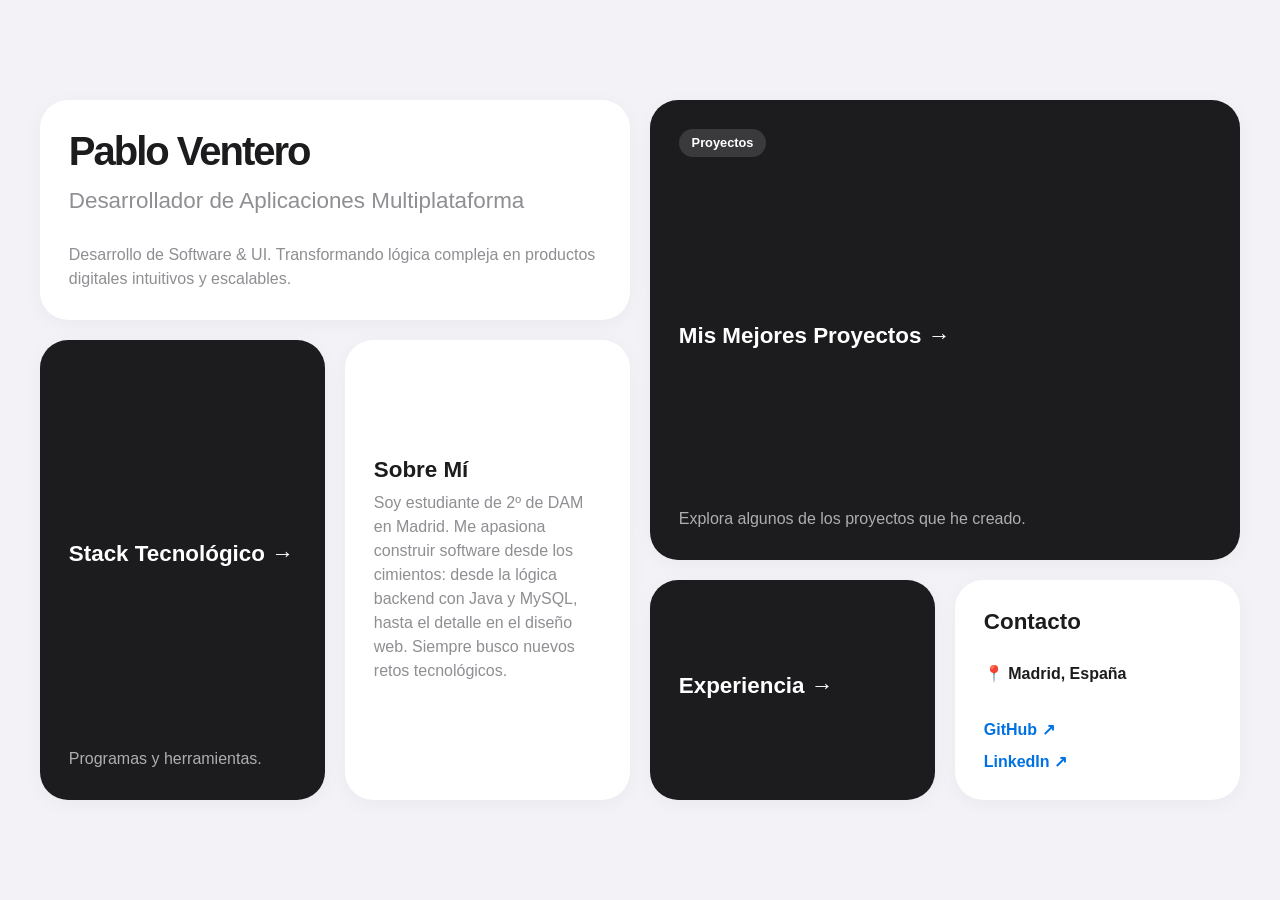
<file: index.html>
<!DOCTYPE html>
<html lang="es">
<head>
    <meta charset="UTF-8">
    <meta name="viewport" content="width=device-width, initial-scale=1.0">
    <title>Pablo Ventero | Portfolio</title>
    <link rel="stylesheet" href="estilo.css">
</head>
<body>

    <main class="bento-container">
        
        <!-- 1. Hero Section (No es enlace, es tu presentación) -->
        <div class="bento-item hero span-2x1">
            <h1>Pablo Ventero</h1>
            <h2>Desarrollador de Aplicaciones Multiplataforma</h2>
            <p>Desarrollo de Software & UI. Transformando lógica compleja en productos digitales intuitivos y escalables.</p>
        </div>

        <!-- 2. Proyectos Destacados (El Núcleo) -->
        <a href="paginas/desarrollo.html" class="bento-item project-link span-2x2 dark-bg highlight-box">
            <span class="badge">Proyectos</span>
            <h3>Mis Mejores Proyectos &rarr;</h3>
            <p>Explora algunos de los proyectos que he creado.</p>
        </a>

        <a href="paginas/desarrollo.html" class="bento-item project-link span-1x2 dark-bg">
            <span ></span>
            <h3>Stack Tecnológico &rarr;</h3>
            <p>Programas y herramientas.</p>
        </a>

        <!-- 3. Sobre Mí -->
        <a href="sobre-mi.html" class="bento-item profile-box span-1x2">
            <div class="profile-content">
                <h3>Sobre Mí</h3>
                <p>Soy estudiante de 2º de DAM en Madrid. Me apasiona construir software desde los cimientos: desde la lógica backend con Java y MySQL, hasta el detalle en el diseño web. Siempre busco nuevos retos tecnológicos.</p>
            </div> 
        </a>

        <!-- 4. Experiencia y Educación -->
        <a href="paginas/desarrollo.html" class="bento-item project-link span-1x1 dark-bg">
            <span></span>
            <h3>Experiencia &rarr;</h3>
            <p></p>
        </a>

        <!-- 5. Contacto -->
        <div class="bento-item social span-1x1">
            <h3>Contacto</h3>
            <p class="location">📍 Madrid, España</p>
            <div class="social-links">
                <a href="https://github.com/Pablo-Ventero" target="_blank">GitHub ↗</a>
                <a href="https://www.linkedin.com/in/pablo-ventero-b2378b3b5/" target="_blank">LinkedIn ↗</a>
            </div>
        </div>

    </main>

</body>
</html>
</file>
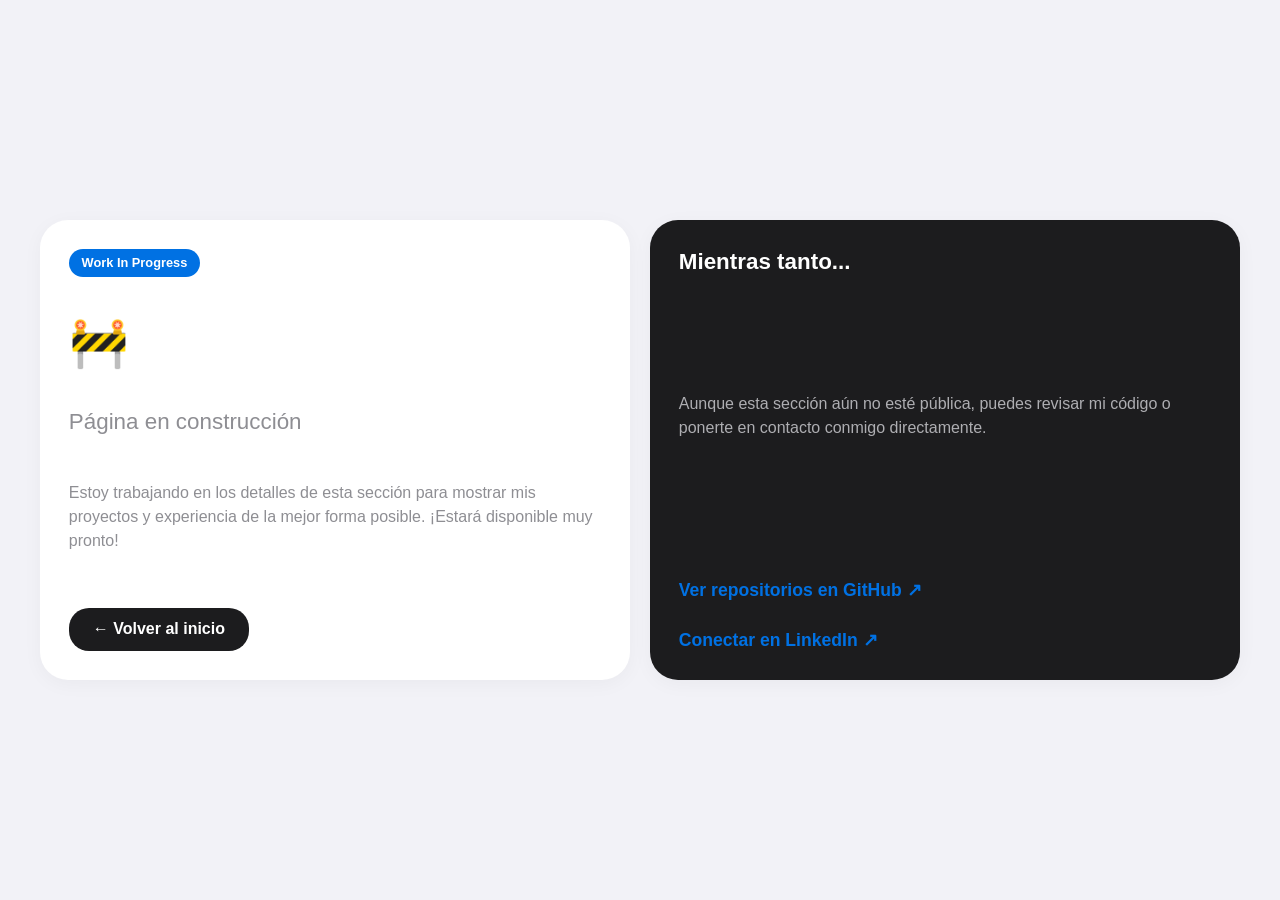
<file: paginas/desarrollo.html>
<!DOCTYPE html>
<html lang="es">
<head>
    <meta charset="UTF-8">
    <meta name="viewport" content="width=device-width, initial-scale=1.0">
    <title>En Desarrollo | Pablo Ventero</title>
    <link rel="stylesheet" href="estiloPaginas.css">
</head>
<body>

    <main class="bento-container">
        
        <!-- Caja Principal (Fila 1 y 2, Izquierda) -->
        <div class="bento-item span-2x2">
            <span class="badge highlight">Work In Progress</span>
            <h1 style="font-size: 3rem; margin-bottom: 1rem;">🚧</h1>
            <h2>Página en construcción</h2>
            <p>Estoy trabajando en los detalles de esta sección para mostrar mis proyectos y experiencia de la mejor forma posible. ¡Estará disponible muy pronto!</p>
            <a href="../index.html" class="btn" style="margin-top: 2rem;">&larr; Volver al inicio</a>
        </div>

        <!-- Caja Secundaria (Fila 1 y 2, Derecha) -->
        <div class="bento-item span-2x2 dark-bg">
            <h3>Mientras tanto...</h3>
            <p>Aunque esta sección aún no esté pública, puedes revisar mi código o ponerte en contacto conmigo directamente.</p>
            
            <div class="social-links" style="margin-top: 2rem;">
                <a href="https://github.com/Pablo-Ventero" target="_blank" style="font-size: 1.1rem;">Ver repositorios en GitHub ↗</a>
                <a href="https://www.linkedin.com/in/pablo-ventero-b2378b3b5/" target="_blank" style="font-size: 1.1rem; margin-top: 1rem;">Conectar en LinkedIn ↗</a>
            </div>
        </div>

    </main>

</body>
</html>
</file>
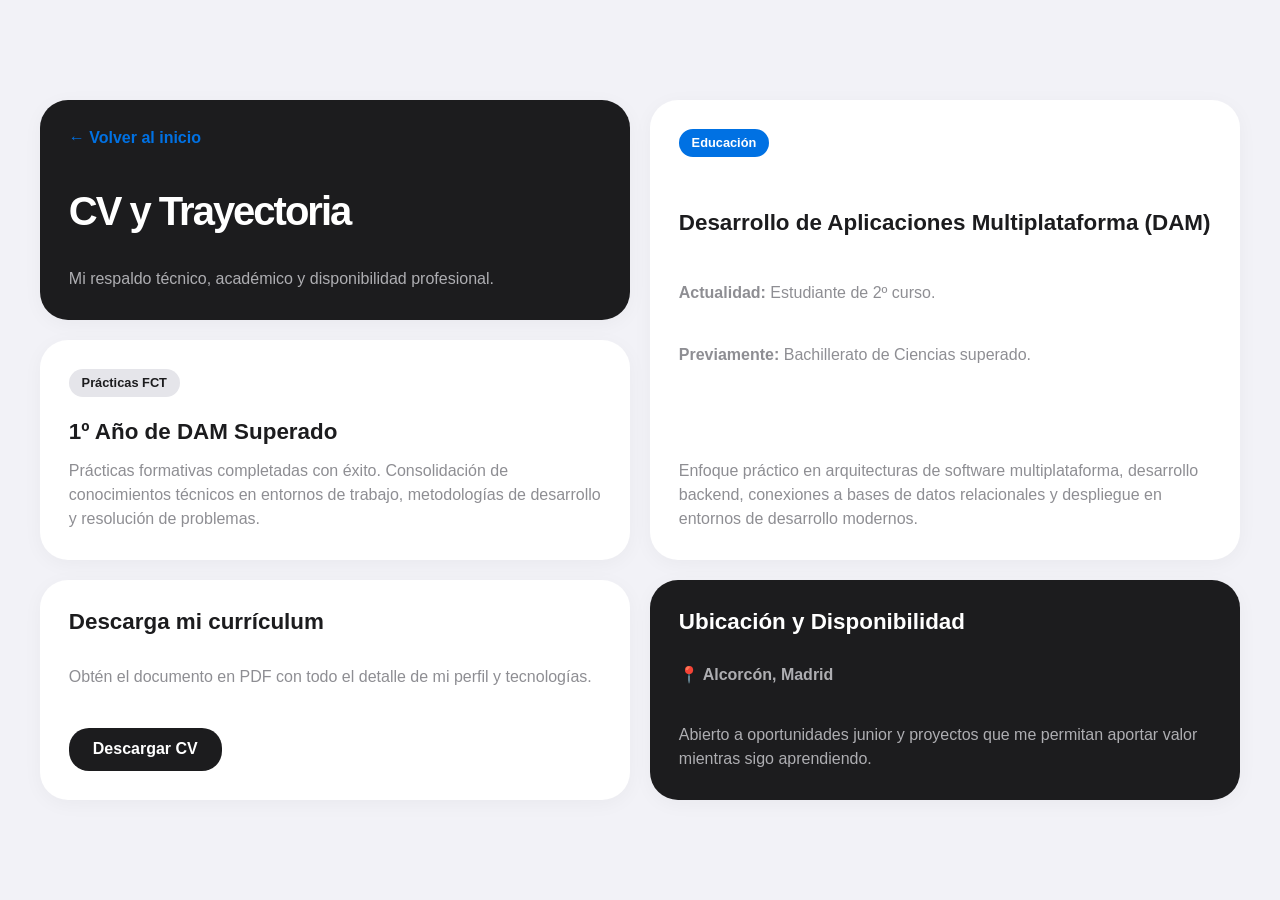
<file: paginas/experiencia.html>
<!DOCTYPE html>
<html lang="es">
<head>
    <meta charset="UTF-8">
    <meta name="viewport" content="width=device-width, initial-scale=1.0">
    <title>Experiencia | Pablo Ventero</title>
    <link rel="stylesheet" href="estiloPaginas.css">
</head>
<body>

    <main class="bento-container">
        
        <!-- Cabecera (Fila 1, Izquierda) -->
        <div class="bento-item span-2x1 dark-bg">
            <a href="../index.html" style="color: var(--accent); text-decoration: none; font-weight: 600;">&larr; Volver al inicio</a>
            <h1 style="margin-top: 1rem;">CV y Trayectoria</h1>
            <p>Mi respaldo técnico, académico y disponibilidad profesional.</p>
        </div>
        
        <!-- Formación Principal (Fila 1 y 2, Derecha) -->
        <div class="bento-item span-2x2">
            <span class="badge highlight">Educación</span>
            <h3>Desarrollo de Aplicaciones Multiplataforma (DAM)</h3>
            <p><strong>Actualidad:</strong> Estudiante de 2º curso.</p>
            <p><strong>Previamente:</strong> Bachillerato de Ciencias superado.</p>
            <br>
            <p>Enfoque práctico en arquitecturas de software multiplataforma, desarrollo backend, conexiones a bases de datos relacionales y despliegue en entornos de desarrollo modernos.</p>
        </div>

        <!-- Prácticas (Fila 2, Izquierda) -->
        <div class="bento-item span-2x1">
            <span class="badge">Prácticas FCT</span>
            <h3>1º Año de DAM Superado</h3>
            <p>Prácticas formativas completadas con éxito. Consolidación de conocimientos técnicos en entornos de trabajo, metodologías de desarrollo y resolución de problemas.</p>
        </div>

        <!-- Descarga de CV (Fila 3, Izquierda) -->
        <div class="bento-item span-2x1">
            <h3>Descarga mi currículum</h3>
            <p>Obtén el documento en PDF con todo el detalle de mi perfil y tecnologías.</p>
            <a href="tu-cv.pdf" target="_blank" class="btn" style="margin-top: 1rem;">Descargar CV</a>
        </div>
        
        <!-- Disponibilidad (Fila 3, Derecha) -->
        <div class="bento-item span-2x1 dark-bg">
            <h3>Ubicación y Disponibilidad</h3>
            <p class="location">📍 Alcorcón, Madrid</p>
            <p>Abierto a oportunidades junior y proyectos que me permitan aportar valor mientras sigo aprendiendo.</p>
        </div>

    </main>

</body>
</html>
</file>
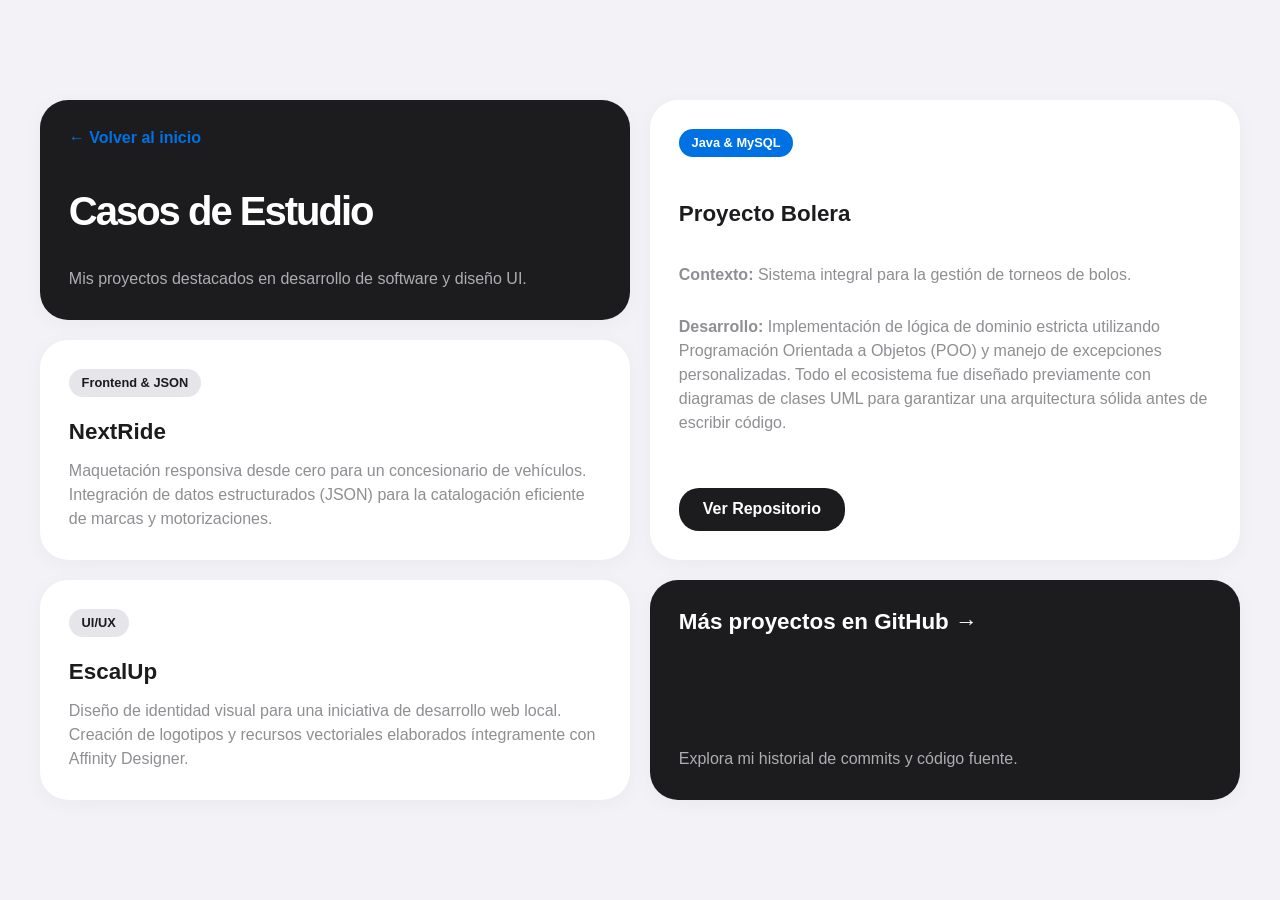
<file: paginas/proyectos.html>
<!DOCTYPE html>
<html lang="es">
<head>
    <meta charset="UTF-8">
    <meta name="viewport" content="width=device-width, initial-scale=1.0">
    <title>Proyectos | Pablo Ventero</title>
    <link rel="stylesheet" href="estiloPaginas.css">
</head>
<body>

    <main class="bento-container">
        
        <!-- Cabecera y botón de volver (Fila 1, Izquierda) -->
        <div class="bento-item span-2x1 dark-bg">
            <a href="../index.html" style="color: var(--accent); text-decoration: none; font-weight: 600;">&larr; Volver al inicio</a>
            <h1 style="margin-top: 1rem;">Casos de Estudio</h1>
            <p>Mis proyectos destacados en desarrollo de software y diseño UI.</p>
        </div>
        
        <!-- Proyecto Principal (Fila 1 y 2, Derecha) -->
        <div class="bento-item span-2x2">
            <span class="badge highlight">Java & MySQL</span>
            <h3>Proyecto Bolera</h3>
            <p><strong>Contexto:</strong> Sistema integral para la gestión de torneos de bolos.</p>
            <p><strong>Desarrollo:</strong> Implementación de lógica de dominio estricta utilizando Programación Orientada a Objetos (POO) y manejo de excepciones personalizadas. Todo el ecosistema fue diseñado previamente con diagramas de clases UML para garantizar una arquitectura sólida antes de escribir código.</p>
            <a href="https://github.com/tu-usuario" target="_blank" class="btn" style="margin-top: 1.5rem;">Ver Repositorio</a>
        </div>

        <!-- Proyecto Frontend (Fila 2, Izquierda) -->
        <div class="bento-item span-2x1">
            <span class="badge">Frontend & JSON</span>
            <h3>NextRide</h3>
            <p>Maquetación responsiva desde cero para un concesionario de vehículos. Integración de datos estructurados (JSON) para la catalogación eficiente de marcas y motorizaciones.</p>
        </div>

        <!-- Proyecto Diseño (Fila 3, Izquierda) -->
        <div class="bento-item span-2x1">
            <span class="badge">UI/UX</span>
            <h3>EscalUp</h3>
            <p>Diseño de identidad visual para una iniciativa de desarrollo web local. Creación de logotipos y recursos vectoriales elaborados íntegramente con Affinity Designer.</p>
        </div>

        <!-- Enlace extra (Fila 3, Derecha) -->
        <a href="https://github.com/tu-usuario" target="_blank" class="bento-item project-link span-2x1 dark-bg">
            <h3>Más proyectos en GitHub &rarr;</h3>
            <p>Explora mi historial de commits y código fuente.</p>
        </a>

    </main>

</body>
</html>
</file>
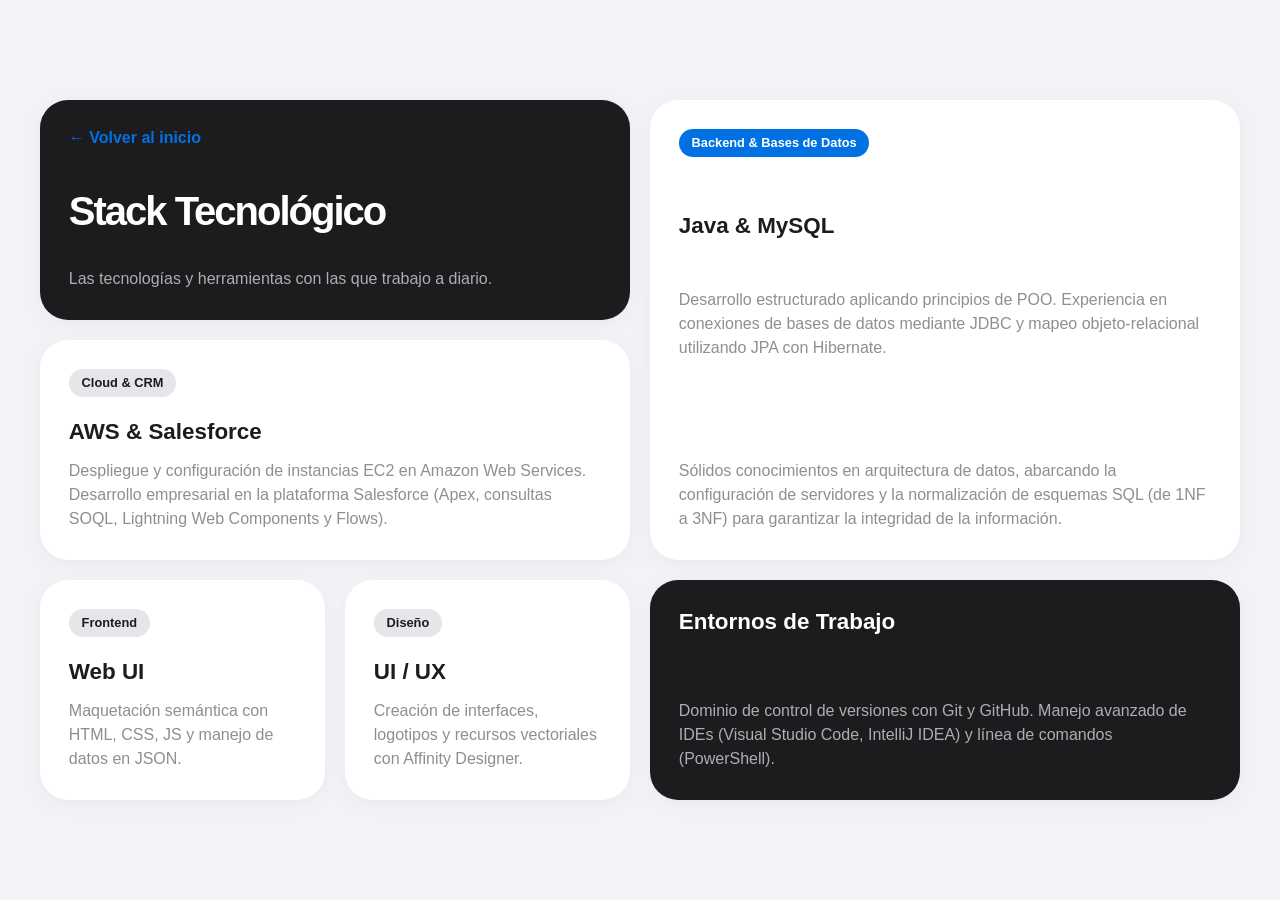
<file: paginas/stack.html>
<!DOCTYPE html>
<html lang="es">
<head>
    <meta charset="UTF-8">
    <meta name="viewport" content="width=device-width, initial-scale=1.0">
    <title>Stack | Pablo Ventero</title>
    <link rel="stylesheet" href="estiloPaginas.css">
</head>
<body>

    <main class="bento-container">
        
        <!-- Cabecera (Fila 1, Izquierda) -->
        <div class="bento-item span-2x1 dark-bg">
            <a href="../index.html" style="color: var(--accent); text-decoration: none; font-weight: 600;">&larr; Volver al inicio</a>
            <h1 style="margin-top: 1rem;">Stack Tecnológico</h1>
            <p>Las tecnologías y herramientas con las que trabajo a diario.</p>
        </div>
        
        <!-- Backend (Fila 1 y 2, Derecha) -->
        <div class="bento-item span-2x2">
            <span class="badge highlight">Backend & Bases de Datos</span>
            <h3>Java & MySQL</h3>
            <p>Desarrollo estructurado aplicando principios de POO. Experiencia en conexiones de bases de datos mediante JDBC y mapeo objeto-relacional utilizando JPA con Hibernate.</p>
            <br>
            <p>Sólidos conocimientos en arquitectura de datos, abarcando la configuración de servidores y la normalización de esquemas SQL (de 1NF a 3NF) para garantizar la integridad de la información.</p>
        </div>

        <!-- Cloud & CRM (Fila 2, Izquierda) -->
        <div class="bento-item span-2x1">
            <span class="badge">Cloud & CRM</span>
            <h3>AWS & Salesforce</h3>
            <p>Despliegue y configuración de instancias EC2 en Amazon Web Services. Desarrollo empresarial en la plataforma Salesforce (Apex, consultas SOQL, Lightning Web Components y Flows).</p>
        </div>

        <!-- Frontend (Fila 3, Columna 1) -->
        <div class="bento-item span-1x1">
            <span class="badge">Frontend</span>
            <h3>Web UI</h3>
            <p>Maquetación semántica con HTML, CSS, JS y manejo de datos en JSON.</p>
        </div>
        
        <!-- Diseño (Fila 3, Columna 2) -->
        <div class="bento-item span-1x1">
            <span class="badge">Diseño</span>
            <h3>UI / UX</h3>
            <p>Creación de interfaces, logotipos y recursos vectoriales con Affinity Designer.</p>
        </div>

        <!-- Herramientas (Fila 3, Derecha - 2 Columnas) -->
        <div class="bento-item span-2x1 dark-bg">
            <h3>Entornos de Trabajo</h3>
            <p>Dominio de control de versiones con Git y GitHub. Manejo avanzado de IDEs (Visual Studio Code, IntelliJ IDEA) y línea de comandos (PowerShell).</p>
        </div>

    </main>

</body>
</html>
</file>
<file: estilo.css>
:root {
    --bg-color: #f2f2f7;
    --bento-bg: #ffffff;
    --bento-hover: #f9f9fb;
    --text-main: #1c1c1e;
    --text-sec: #8e8e93;
    --accent: #0071e3;
    --dark-bg: #1c1c1e;
    --dark-hover: #2c2c2e;
    --dark-text: #ffffff;
    --radius: 28px;
    --gap: 20px;
}

* {
    margin: 0;
    padding: 0;
    box-sizing: border-box;
    font-family: -apple-system, BlinkMacSystemFont, "Segoe UI", Roboto, Helvetica, Arial, sans-serif;
}

body {
    background-color: var(--bg-color);
    color: var(--text-main);
    display: flex;
    justify-content: center;
    align-items: center;
    min-height: 100vh;
    padding: 2rem;
}

.bento-container {
    display: grid;
    grid-template-columns: repeat(4, 1fr);
    /* Reducimos la altura base de cada fila (antes era 250px) */
    grid-auto-rows: 220px; 
    gap: var(--gap);
    max-width: 1200px;
    width: 100%;
}

/* Estilos base de las cajas */
.bento-item {
    background-color: var(--bento-bg);
    border-radius: var(--radius);
    /* Reducimos ligeramente el padding para que el contenido respire al tener menos altura */
    padding: 1.8rem;
    box-shadow: 0 4px 20px rgba(0, 0, 0, 0.04);
    display: flex;
    flex-direction: column;
    justify-content: space-between;
    overflow: hidden;
    position: relative;
    text-decoration: none;
    color: var(--text-main);
}

/* --- ANIMACIONES PARA LOS ENLACES --- */
.project-link {
    transition: transform 0.3s cubic-bezier(0.175, 0.885, 0.32, 1.275), 
                box-shadow 0.3s ease, 
                background-color 0.3s ease;
    cursor: pointer;
}

.project-link:hover {
    transform: translateY(-8px) scale(1.02);
    box-shadow: 0 15px 35px rgba(0, 0, 0, 0.1);
    background-color: var(--bento-hover);
}

.project-link h3 { transition: transform 0.3s ease; }
.project-link:hover h3 { transform: translateX(5px); }

.dark-bg.project-link:hover { background-color: var(--dark-hover); }

/* --- SPANS DE LA CUADRÍCULA PARA 5 ELEMENTOS --- */
.span-2x2 { grid-column: span 2; grid-row: span 2; }
.span-2x1 { grid-column: span 2; grid-row: span 1; }
.span-1x1 { grid-column: span 1; grid-row: span 1; }
.span-1x2 { grid-column: span 1; grid-row: span 2; }

/* Tipografías */
h1 { font-size: 2.5rem; font-weight: 700; margin-bottom: 0.5rem; letter-spacing: -0.05em; }
h2 { font-size: 1.4rem; font-weight: 500; color: var(--text-sec); margin-bottom: 1.5rem; }
h3 { font-size: 1.4rem; font-weight: 600; margin-bottom: 0.5rem; display: flex; align-items: center; justify-content: space-between;}
p { color: var(--text-sec); font-size: 1rem; line-height: 1.5; }

/* Elementos de UI */
.badge {
    align-self: flex-start;
    background: #e5e5ea;
    color: var(--text-main);
    padding: 0.4rem 0.8rem;
    border-radius: 20px;
    font-size: 0.8rem;
    font-weight: 600;
    margin-bottom: 1rem;
}

.badge.highlight { background: var(--accent); color: white; }

.btn {
    align-self: flex-start;
    background: var(--text-main);
    color: white;
    text-decoration: none;
    padding: 0.8rem 1.5rem;
    border-radius: 20px;
    font-weight: 600;
    margin-top: auto;
}

.dark-bg { background-color: var(--dark-bg); color: var(--dark-text); }
.dark-bg p, .dark-bg h2 { color: #aeaeb2; }
.dark-bg .badge { background: #3a3a3c; color: white; }

.location { font-weight: 600; margin-bottom: 1rem; color: var(--text-main); }
.social-links { display: flex; flex-direction: column; gap: 0.8rem; }
.social-links a { color: var(--accent); text-decoration: none; font-weight: 600; transition: opacity 0.2s; }
.social-links a:hover { opacity: 0.7; }

/* Caja de Perfil (Sobre Mí) con Foto */
.profile-box {
    display: flex;
    flex-direction: row;
    align-items: center;
    gap: 2rem;
}
.profile-content { flex: 1; }
.profile-img {
    width: 120px;
    height: 120px;
    border-radius: 50%;
    background-color: #d1d1d6; /* Reemplaza esto con background-image: url('tu-foto.jpg'); */
    flex-shrink: 0;
}

/* Diseño Responsivo */
@media (max-width: 950px) {
    .bento-container {
        grid-template-columns: repeat(2, 1fr);
        grid-auto-rows: auto;
    }
    .span-2x2, .span-2x1 { grid-column: span 2; }
    .span-1x1 { grid-column: span 1; min-height: 250px; }
    .profile-box { flex-direction: column; text-align: center; }
}

@media (max-width: 600px) {
    .bento-container { grid-template-columns: 1fr; }
    .span-2x2, .span-2x1, .span-1x1 { grid-column: span 1; grid-row: auto; min-height: 250px; }
}
</file>
<file: paginas/estiloPaginas.css>
:root {
    --bg-color: #f2f2f7;
    --bento-bg: #ffffff;
    --bento-hover: #f9f9fb;
    --text-main: #1c1c1e;
    --text-sec: #8e8e93;
    --accent: #0071e3;
    --dark-bg: #1c1c1e;
    --dark-hover: #2c2c2e;
    --dark-text: #ffffff;
    --radius: 28px;
    --gap: 20px;
}

* {
    margin: 0;
    padding: 0;
    box-sizing: border-box;
    font-family: -apple-system, BlinkMacSystemFont, "Segoe UI", Roboto, Helvetica, Arial, sans-serif;
}

body {
    background-color: var(--bg-color);
    color: var(--text-main);
    display: flex;
    justify-content: center;
    align-items: center;
    min-height: 100vh;
    padding: 2rem;
}

.bento-container {
    display: grid;
    grid-template-columns: repeat(4, 1fr);
    /* Reducimos la altura base de cada fila (antes era 250px) */
    grid-auto-rows: 220px; 
    gap: var(--gap);
    max-width: 1200px;
    width: 100%;
}

/* Estilos base de las cajas */
.bento-item {
    background-color: var(--bento-bg);
    border-radius: var(--radius);
    /* Reducimos ligeramente el padding para que el contenido respire al tener menos altura */
    padding: 1.8rem;
    box-shadow: 0 4px 20px rgba(0, 0, 0, 0.04);
    display: flex;
    flex-direction: column;
    justify-content: space-between;
    overflow: hidden;
    position: relative;
    text-decoration: none;
    color: var(--text-main);
}

/* --- ANIMACIONES PARA LOS ENLACES --- */
.project-link {
    transition: transform 0.3s cubic-bezier(0.175, 0.885, 0.32, 1.275), 
                box-shadow 0.3s ease, 
                background-color 0.3s ease;
    cursor: pointer;
}

.project-link:hover {
    transform: translateY(-8px) scale(1.02);
    box-shadow: 0 15px 35px rgba(0, 0, 0, 0.1);
    background-color: var(--bento-hover);
}

.project-link h3 { transition: transform 0.3s ease; }
.project-link:hover h3 { transform: translateX(5px); }

.dark-bg.project-link:hover { background-color: var(--dark-hover); }

/* --- SPANS DE LA CUADRÍCULA PARA 5 ELEMENTOS --- */
.span-2x2 { grid-column: span 2; grid-row: span 2; }
.span-2x1 { grid-column: span 2; grid-row: span 1; }
.span-1x1 { grid-column: span 1; grid-row: span 1; }
.span-1x2 { grid-column: span 1; grid-row: span 2; }

/* Tipografías */
h1 { font-size: 2.5rem; font-weight: 700; margin-bottom: 0.5rem; letter-spacing: -0.05em; }
h2 { font-size: 1.4rem; font-weight: 500; color: var(--text-sec); margin-bottom: 1.5rem; }
h3 { font-size: 1.4rem; font-weight: 600; margin-bottom: 0.5rem; display: flex; align-items: center; justify-content: space-between;}
p { color: var(--text-sec); font-size: 1rem; line-height: 1.5; }

/* Elementos de UI */
.badge {
    align-self: flex-start;
    background: #e5e5ea;
    color: var(--text-main);
    padding: 0.4rem 0.8rem;
    border-radius: 20px;
    font-size: 0.8rem;
    font-weight: 600;
    margin-bottom: 1rem;
}

.badge.highlight { background: var(--accent); color: white; }

.btn {
    align-self: flex-start;
    background: var(--text-main);
    color: white;
    text-decoration: none;
    padding: 0.8rem 1.5rem;
    border-radius: 20px;
    font-weight: 600;
    margin-top: auto;
}

.dark-bg { background-color: var(--dark-bg); color: var(--dark-text); }
.dark-bg p, .dark-bg h2 { color: #aeaeb2; }
.dark-bg .badge { background: #3a3a3c; color: white; }

.location { font-weight: 600; margin-bottom: 1rem; color: var(--text-main); }
.social-links { display: flex; flex-direction: column; gap: 0.8rem; }
.social-links a { color: var(--accent); text-decoration: none; font-weight: 600; transition: opacity 0.2s; }
.social-links a:hover { opacity: 0.7; }

/* Caja de Perfil (Sobre Mí) con Foto */
.profile-box {
    display: flex;
    flex-direction: row;
    align-items: center;
    gap: 2rem;
}
.profile-content { flex: 1; }
.profile-img {
    width: 120px;
    height: 120px;
    border-radius: 50%;
    background-color: #d1d1d6; /* Reemplaza esto con background-image: url('tu-foto.jpg'); */
    flex-shrink: 0;
}

/* Diseño Responsivo */
@media (max-width: 950px) {
    .bento-container {
        grid-template-columns: repeat(2, 1fr);
        grid-auto-rows: auto;
    }
    .span-2x2, .span-2x1 { grid-column: span 2; }
    .span-1x1 { grid-column: span 1; min-height: 250px; }
    .profile-box { flex-direction: column; text-align: center; }
}

@media (max-width: 600px) {
    .bento-container { grid-template-columns: 1fr; }
    .span-2x2, .span-2x1, .span-1x1 { grid-column: span 1; grid-row: auto; min-height: 250px; }
}
</file>
